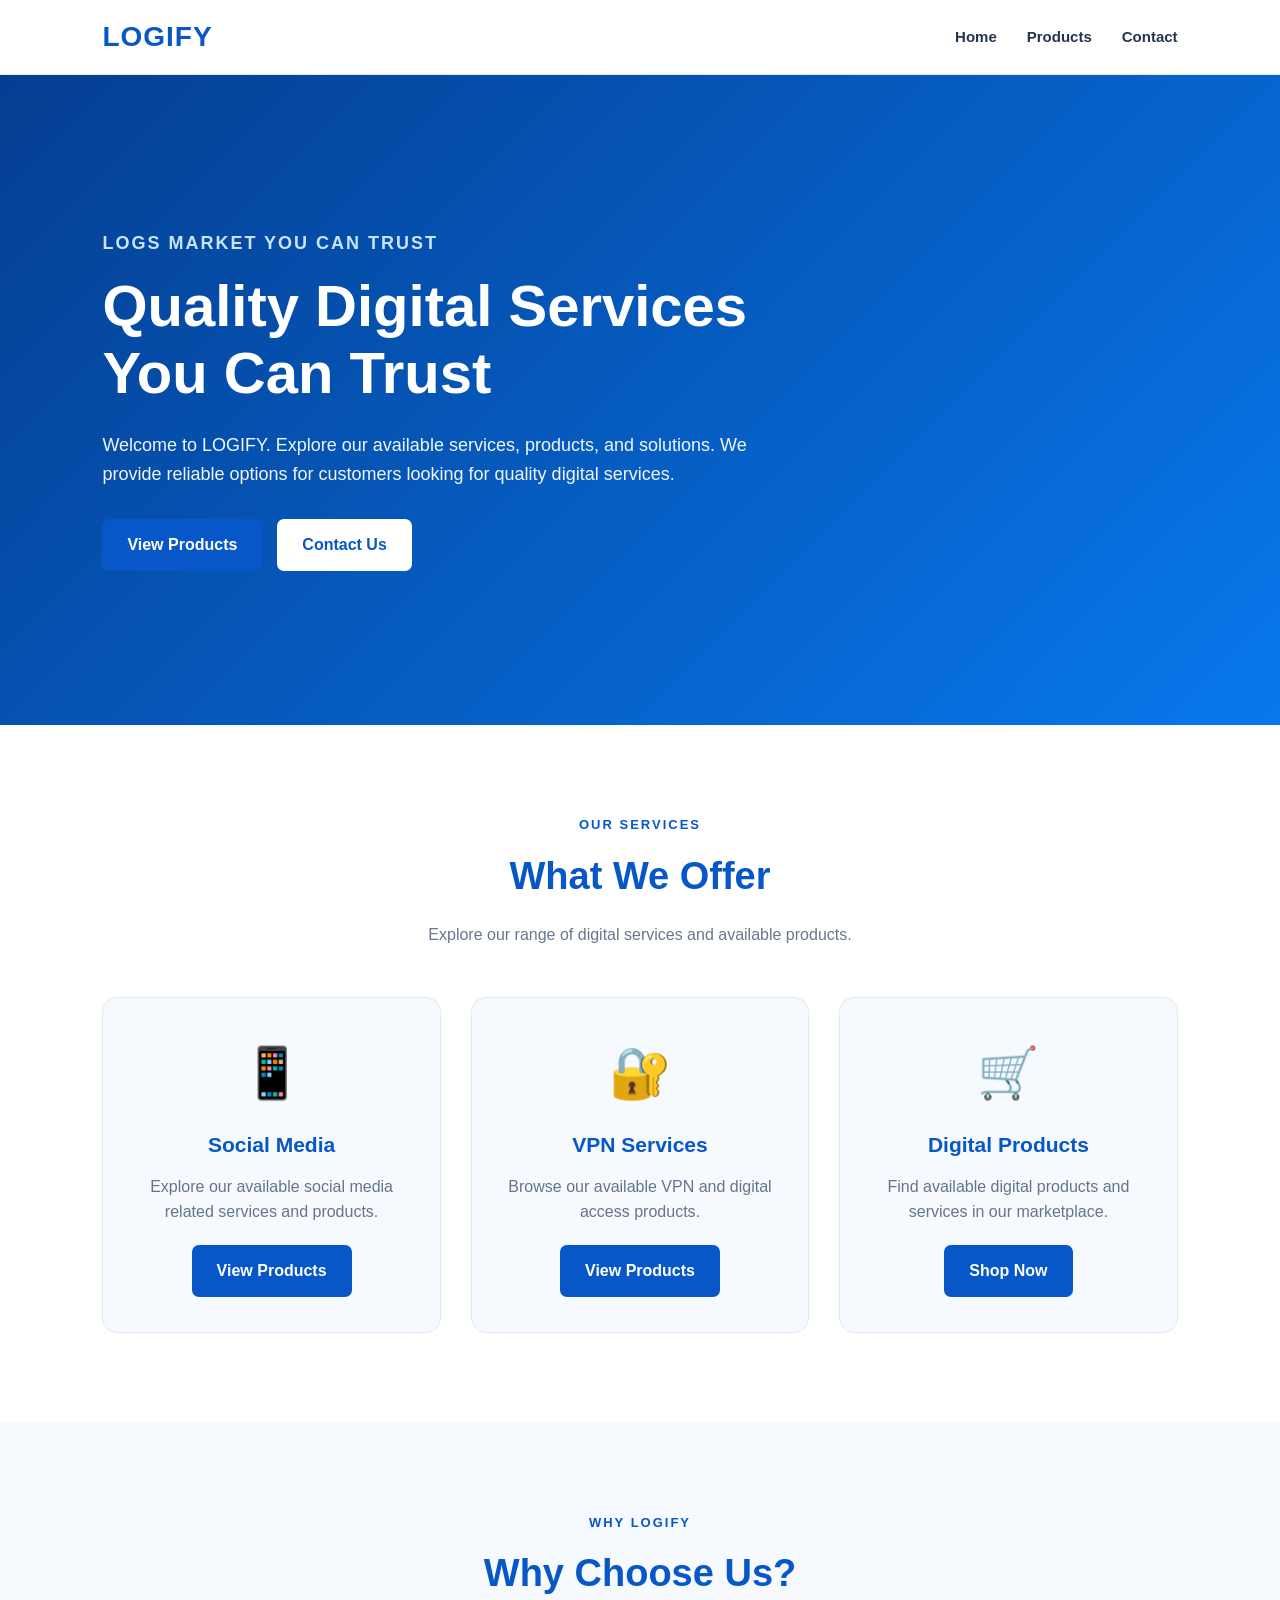
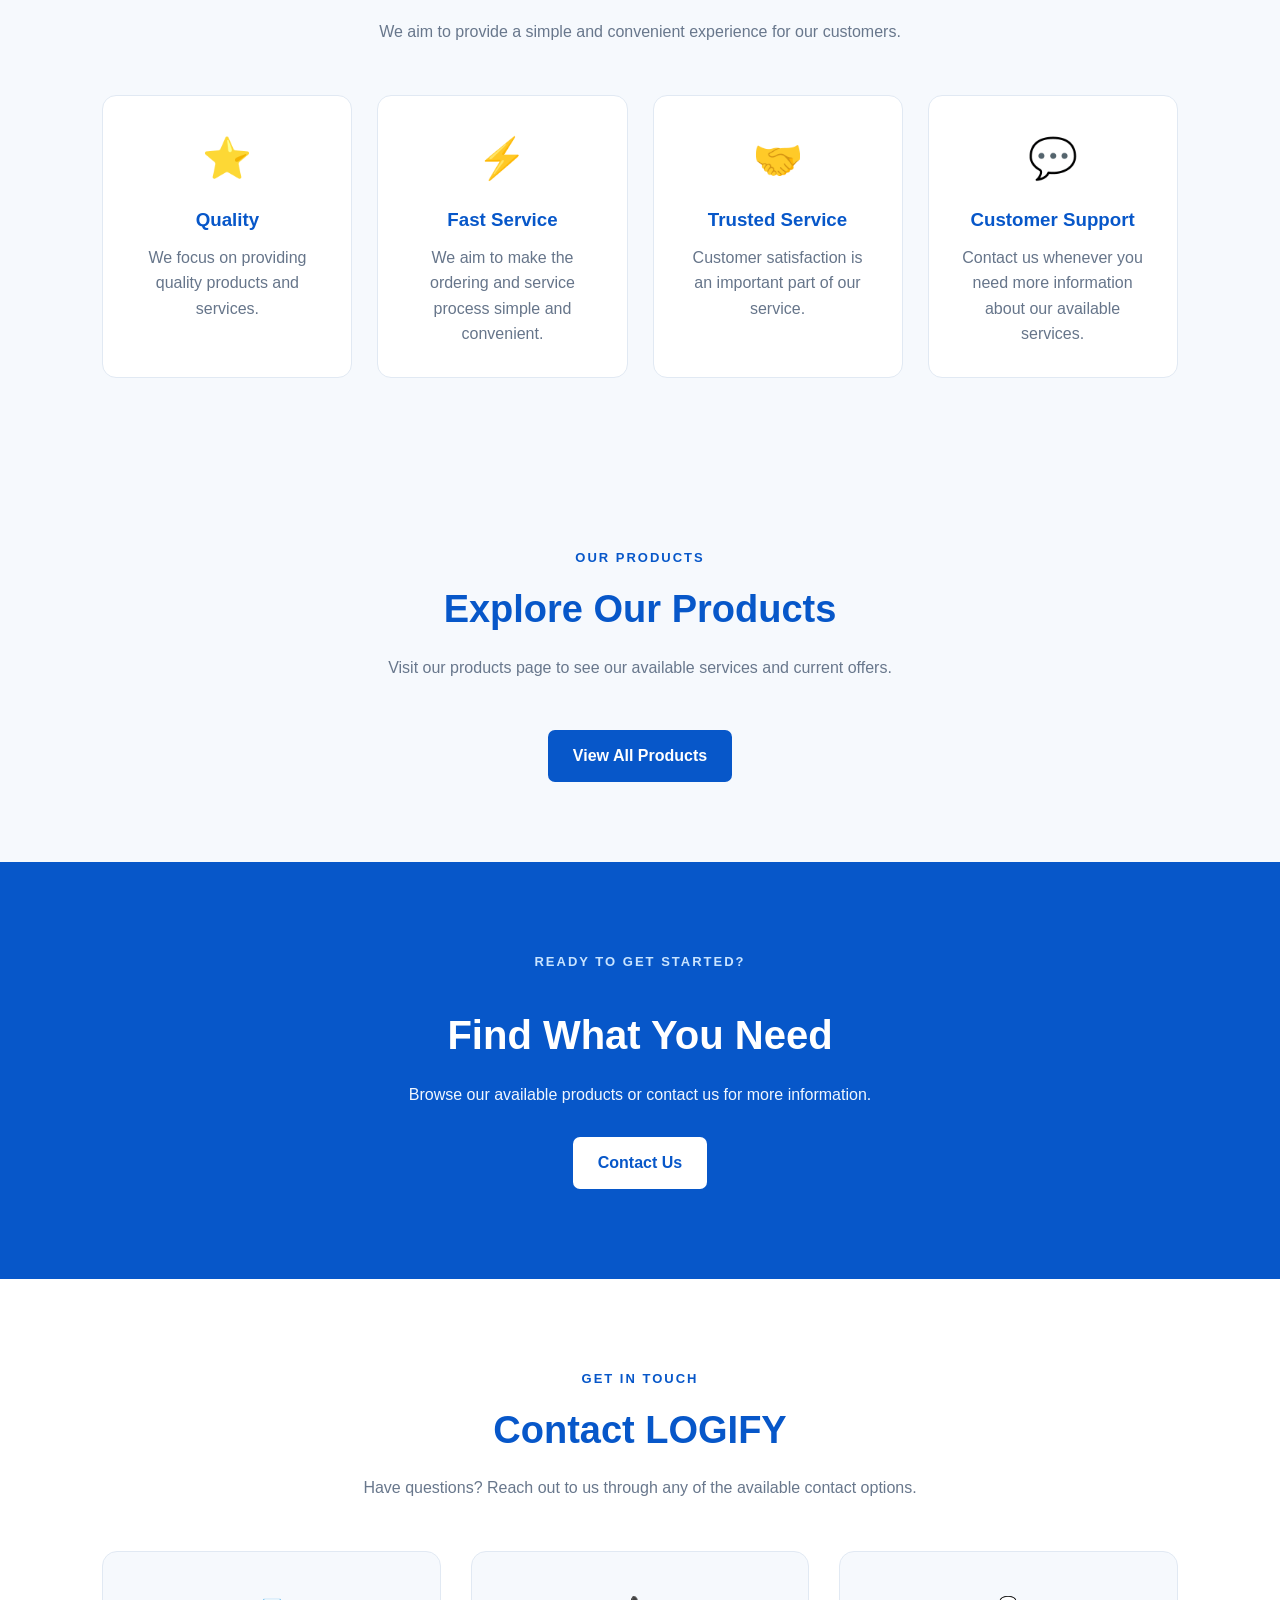
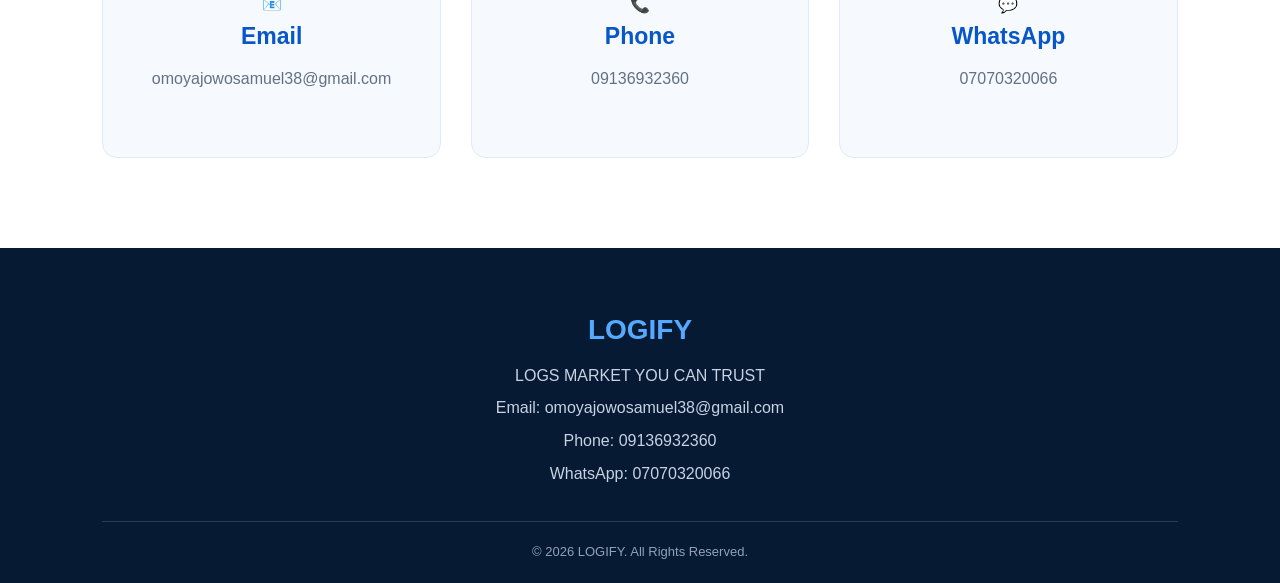
<file: index.html>
<!DOCTYPE html>
<html lang="en">
<head>
  <meta charset="UTF-8">

  <meta
    name="viewport"
    content="width=device-width, initial-scale=1.0"
  >

  <title>LOGIFY - Logs Market You Can Trust</title>

  <!-- MAIN CSS -->
  <link rel="stylesheet" href="style.css">
</head>

<body>

  <!-- =========================
       NAVBAR
  ========================== -->

  <header class="navbar">

    <a href="index.html" class="logo">
      LOGIFY
    </a>

    <button
      class="menu-btn"
      id="menuBtn"
      type="button"
      aria-label="Open navigation menu"
    >
      ☰
    </button>

    <nav id="navMenu">

      <a href="index.html">
        Home
      </a>

      <a href="products.html">
        Products
      </a>

      <a href="contact.html">
        Contact
      </a>

    </nav>

  </header>


  <!-- =========================
       HERO SECTION
  ========================== -->

  <section class="hero">

    <div class="hero-content">

      <p class="small-title">
        LOGS MARKET YOU CAN TRUST
      </p>

      <h1>
        Quality Digital Services You Can Trust
      </h1>

      <p>
        Welcome to LOGIFY. Explore our available services,
        products, and solutions. We provide reliable options
        for customers looking for quality digital services.
      </p>

      <div class="hero-buttons">

        <a
          href="products.html"
          class="btn primary-btn"
        >
          View Products
        </a>

        <a
          href="contact.html"
          class="btn secondary-btn"
        >
          Contact Us
        </a>

      </div>

    </div>

  </section>


  <!-- =========================
       SERVICES SECTION
  ========================== -->

  <section class="services-intro">

    <div class="section-heading">

      <p class="small-title">
        OUR SERVICES
      </p>

      <h2>
        What We Offer
      </h2>

      <p>
        Explore our range of digital services and available
        products.
      </p>

    </div>


    <div class="card-grid">

      <div class="card">

        <div class="card-icon">
          📱
        </div>

        <h3>
          Social Media
        </h3>

        <p>
          Explore our available social media related services
          and products.
        </p>

        <a
          href="products.html"
          class="btn primary-btn"
        >
          View Products
        </a>

      </div>


      <div class="card">

        <div class="card-icon">
          🔐
        </div>

        <h3>
          VPN Services
        </h3>

        <p>
          Browse our available VPN and digital access products.
        </p>

        <a
          href="products.html"
          class="btn primary-btn"
        >
          View Products
        </a>

      </div>


      <div class="card">

        <div class="card-icon">
          🛒
        </div>

        <h3>
          Digital Products
        </h3>

        <p>
          Find available digital products and services in our
          marketplace.
        </p>

        <a
          href="products.html"
          class="btn primary-btn"
        >
          Shop Now
        </a>

      </div>

    </div>

  </section>


  <!-- =========================
       WHY CHOOSE US
  ========================== -->

  <section class="why-us">

    <div class="section-heading">

      <p class="small-title">
        WHY LOGIFY
      </p>

      <h2>
        Why Choose Us?
      </h2>

      <p>
        We aim to provide a simple and convenient experience
        for our customers.
      </p>

    </div>


    <div class="why-grid">

      <div class="why-card">

        <div class="why-icon">
          ⭐
        </div>

        <h3>
          Quality
        </h3>

        <p>
          We focus on providing quality products and services.
        </p>

      </div>


      <div class="why-card">

        <div class="why-icon">
          ⚡
        </div>

        <h3>
          Fast Service
        </h3>

        <p>
          We aim to make the ordering and service process simple
          and convenient.
        </p>

      </div>


      <div class="why-card">

        <div class="why-icon">
          🤝
        </div>

        <h3>
          Trusted Service
        </h3>

        <p>
          Customer satisfaction is an important part of our
          service.
        </p>

      </div>


      <div class="why-card">

        <div class="why-icon">
          💬
        </div>

        <h3>
          Customer Support
        </h3>

        <p>
          Contact us whenever you need more information about
          our available services.
        </p>

      </div>

    </div>

  </section>


  <!-- =========================
       PRODUCTS PREVIEW
  ========================== -->

  <section class="products-section">

    <div class="section-heading">

      <p class="small-title">
        OUR PRODUCTS
      </p>

      <h2>
        Explore Our Products
      </h2>

      <p>
        Visit our products page to see our available services
        and current offers.
      </p>

    </div>

    <div style="text-align: center;">

      <a
        href="products.html"
        class="btn primary-btn"
      >
        View All Products
      </a>

    </div>

  </section>


  <!-- =========================
       CALL TO ACTION
  ========================== -->

  <section class="cta">

    <div class="cta-content">

      <p class="small-title">
        READY TO GET STARTED?
      </p>

      <h2>
        Find What You Need
      </h2>

      <p>
        Browse our available products or contact us for more
        information.
      </p>

      <a
        href="contact.html"
        class="btn primary-btn"
      >
        Contact Us
      </a>

    </div>

  </section>


  <!-- =========================
       CONTACT PREVIEW
  ========================== -->

  <section class="contact-section">

    <div class="section-heading">

      <p class="small-title">
        GET IN TOUCH
      </p>

      <h2>
        Contact LOGIFY
      </h2>

      <p>
        Have questions? Reach out to us through any of the
        available contact options.
      </p>

    </div>


    <div class="contact-details">


      <div class="contact-card">

        <span>
          📧
        </span>

        <h3>
          Email
        </h3>

        <p>
          omoyajowosamuel38@gmail.com
        </p>

      </div>


      <div class="contact-card">

        <span>
          📞
        </span>

        <h3>
          Phone
        </h3>

        <p>
          09136932360
        </p>

      </div>


      <div class="contact-card">

        <span>
          💬
        </span>

        <h3>
          WhatsApp
        </h3>

        <p>
          07070320066
        </p>

      </div>


    </div>

  </section>


  <!-- =========================
       FOOTER
  ========================== -->

  <footer>

    <div class="footer-content">

      <h3>
        LOGIFY
      </h3>

      <p>
        LOGS MARKET YOU CAN TRUST
      </p>

      <p>
        Email:
        omoyajowosamuel38@gmail.com
      </p>

      <p>
        Phone:
        09136932360
      </p>

      <p>
        WhatsApp:
        07070320066
      </p>

    </div>


    <div class="copyright">

      <p>
        © 2026 LOGIFY. All Rights Reserved.
      </p>

    </div>

  </footer>


  <!-- MAIN JAVASCRIPT -->
  <script src="script.js"></script>

</body>
</html>
</file>
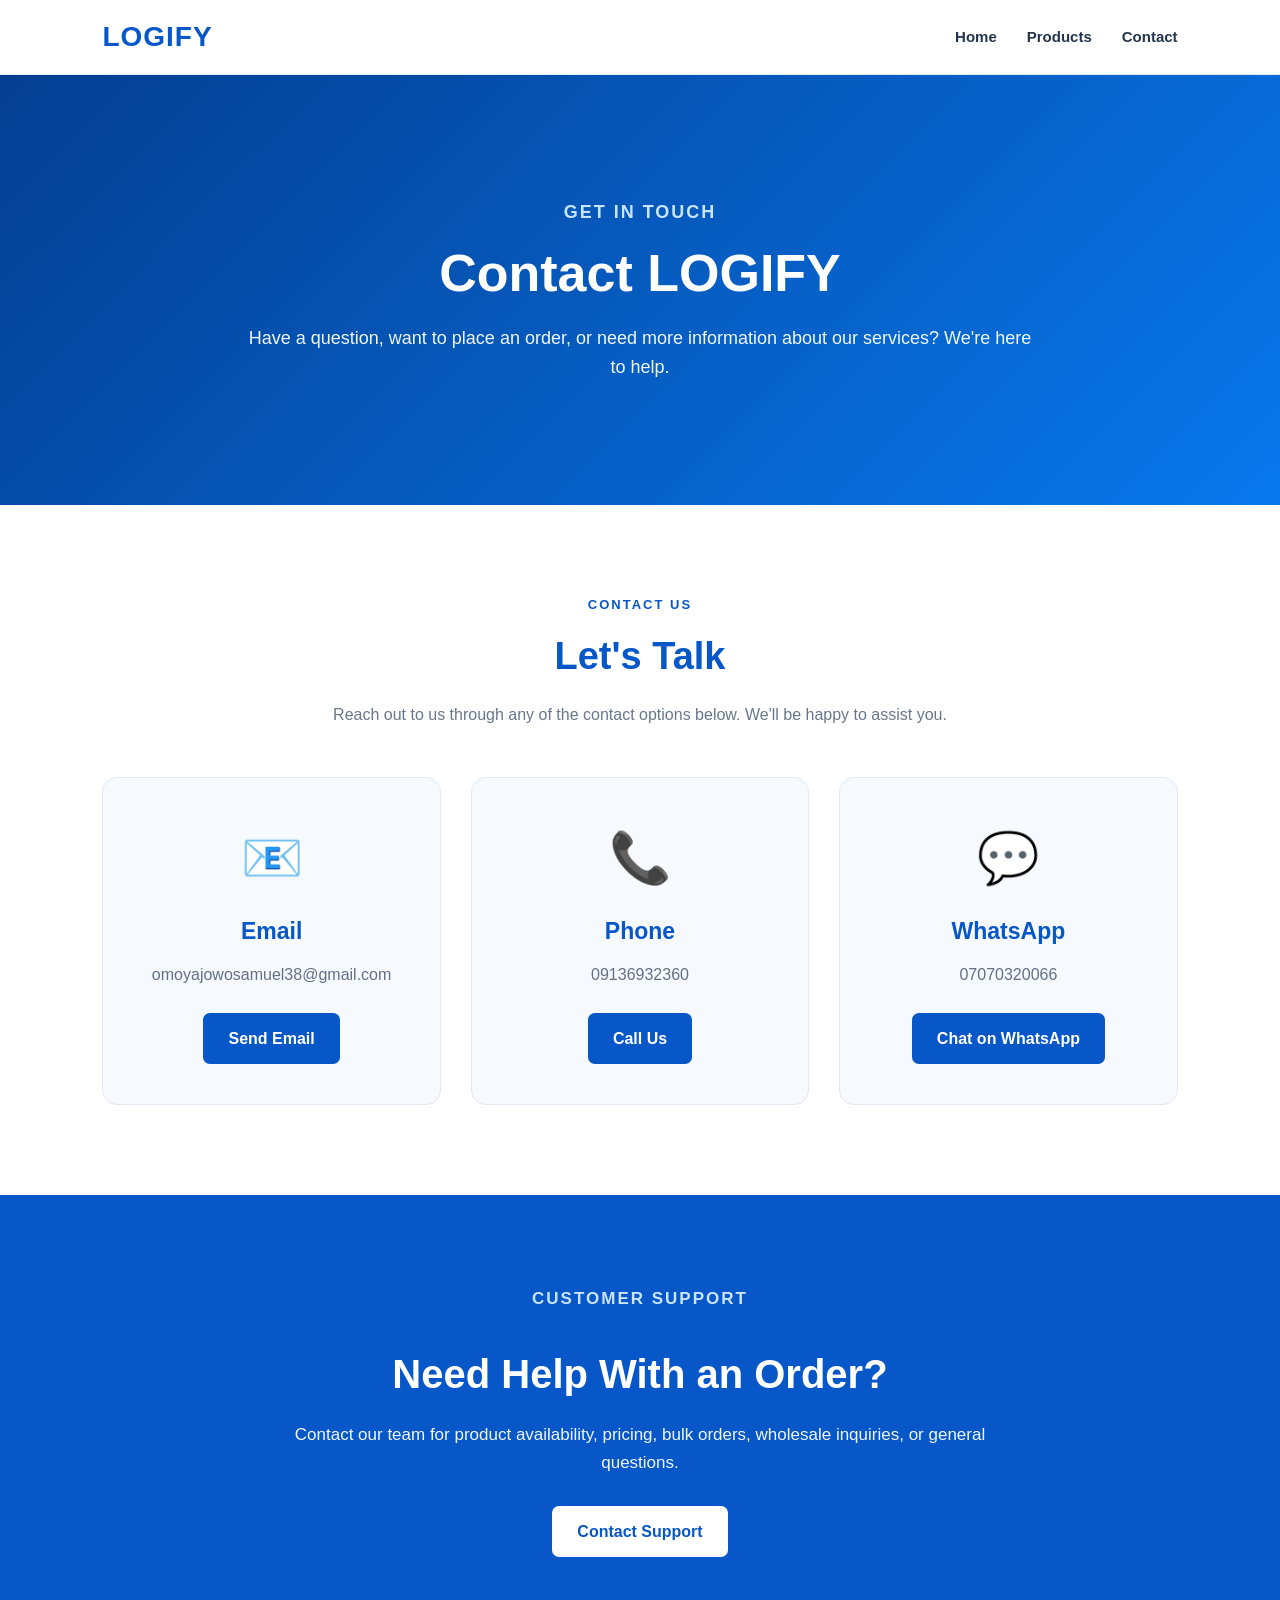
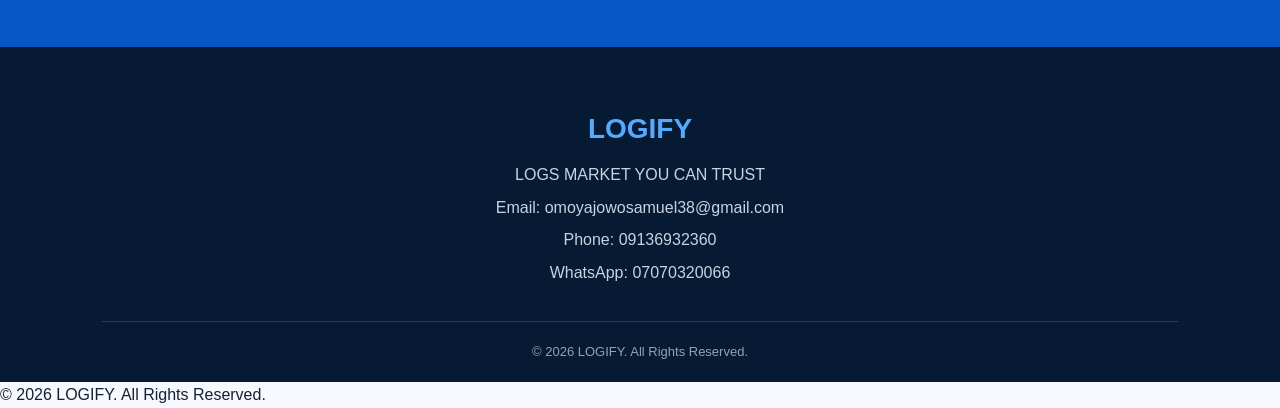
<file: contact.html>
<!DOCTYPE html>
<html lang="en">
<head>
  <meta charset="UTF-8">

  <meta
    name="viewport"
    content="width=device-width, initial-scale=1.0"
  >

  <title>Contact LOGIFY</title>

  <link rel="stylesheet" href="style.css">
</head>

<body>

  <!-- NAVBAR -->

  <header class="navbar">

    <a href="index.html" class="logo">
      LOGIFY
    </a>

    <button
      class="menu-btn"
      id="menuBtn"
      type="button"
    >
      ☰
    </button>

    <nav id="navMenu">

      <a href="index.html">
        Home
      </a>

      <a href="products.html">
        Products
      </a>

      <a href="contact.html">
        Contact
      </a>

    </nav>

  </header>


  <!-- CONTACT HERO -->

  <section class="contact-hero">

    <div class="contact-hero-content">

      <p class="small-title">
        GET IN TOUCH
      </p>

      <h1>
        Contact LOGIFY
      </h1>

      <p>
        Have a question, want to place an order, or need more
        information about our services? We're here to help.
      </p>

    </div>

  </section>


  <!-- CONTACT SECTION -->

  <section class="contact-section">

    <div class="section-heading">

      <p class="small-title">
        CONTACT US
      </p>

      <h2>
        Let's Talk
      </h2>

      <p>
        Reach out to us through any of the contact options below.
        We'll be happy to assist you.
      </p>

    </div>


    <div class="contact-details">


      <!-- EMAIL -->

      <div class="contact-card">

        <div class="contact-icon">
          📧
        </div>

        <h3>
          Email
        </h3>

        <p>
          omoyajowosamuel38@gmail.com
        </p>

        <a
          href="mailto:omoyajowosamuel38@gmail.com"
          class="btn primary-btn"
        >
          Send Email
        </a>

      </div>


      <!-- PHONE -->

      <div class="contact-card">

        <div class="contact-icon">
          📞
        </div>

        <h3>
          Phone
        </h3>

        <p>
          09136932360
        </p>

        <a
          href="tel:09136932360"
          class="btn primary-btn"
        >
          Call Us
        </a>

      </div>


      <!-- WHATSAPP -->

      <div class="contact-card">

        <div class="contact-icon">
          💬
        </div>

        <h3>
          WhatsApp
        </h3>

        <p>
          07070320066
        </p>

        <a
          href="https://wa.me/2347070320066"
          target="_blank"
          class="btn primary-btn"
        >
          Chat on WhatsApp
        </a>

      </div>


    </div>

  </section>


  <!-- CUSTOMER SUPPORT -->

  <section class="contact-support">

    <div class="contact-support-content">

      <p class="small-title">
        CUSTOMER SUPPORT
      </p>

      <h2>
        Need Help With an Order?
      </h2>

      <p>
        Contact our team for product availability, pricing,
        bulk orders, wholesale inquiries, or general questions.
      </p>

      <a
        href="mailto:omoyajowosamuel38@gmail.com"
        class="btn secondary-btn"
      >
        Contact Support
      </a>

    </div>

  </section>


  <!-- FOOTER -->

  <footer>

    <div class="footer-content">

      <h3>
        LOGIFY
      </h3>

      <p>
        LOGS MARKET YOU CAN TRUST
      </p>

      <p>
        Email:
        omoyajowosamuel38@gmail.com
      </p>

      <p>
        Phone:
        09136932360
      </p>

      <p>
        WhatsApp:
        07070320066
      </p>

    </div>


    <div class="copyright">

      <p>
        © 2026 LOGIFY. All Rights Reserved.
      </p>

    </div>

  </footer>


  <script src="script.js"></script>

</body>
</html>
      © 2026 LOGIFY. All Rights Reserved.
    </p>

  </div>

</footer>
</file>
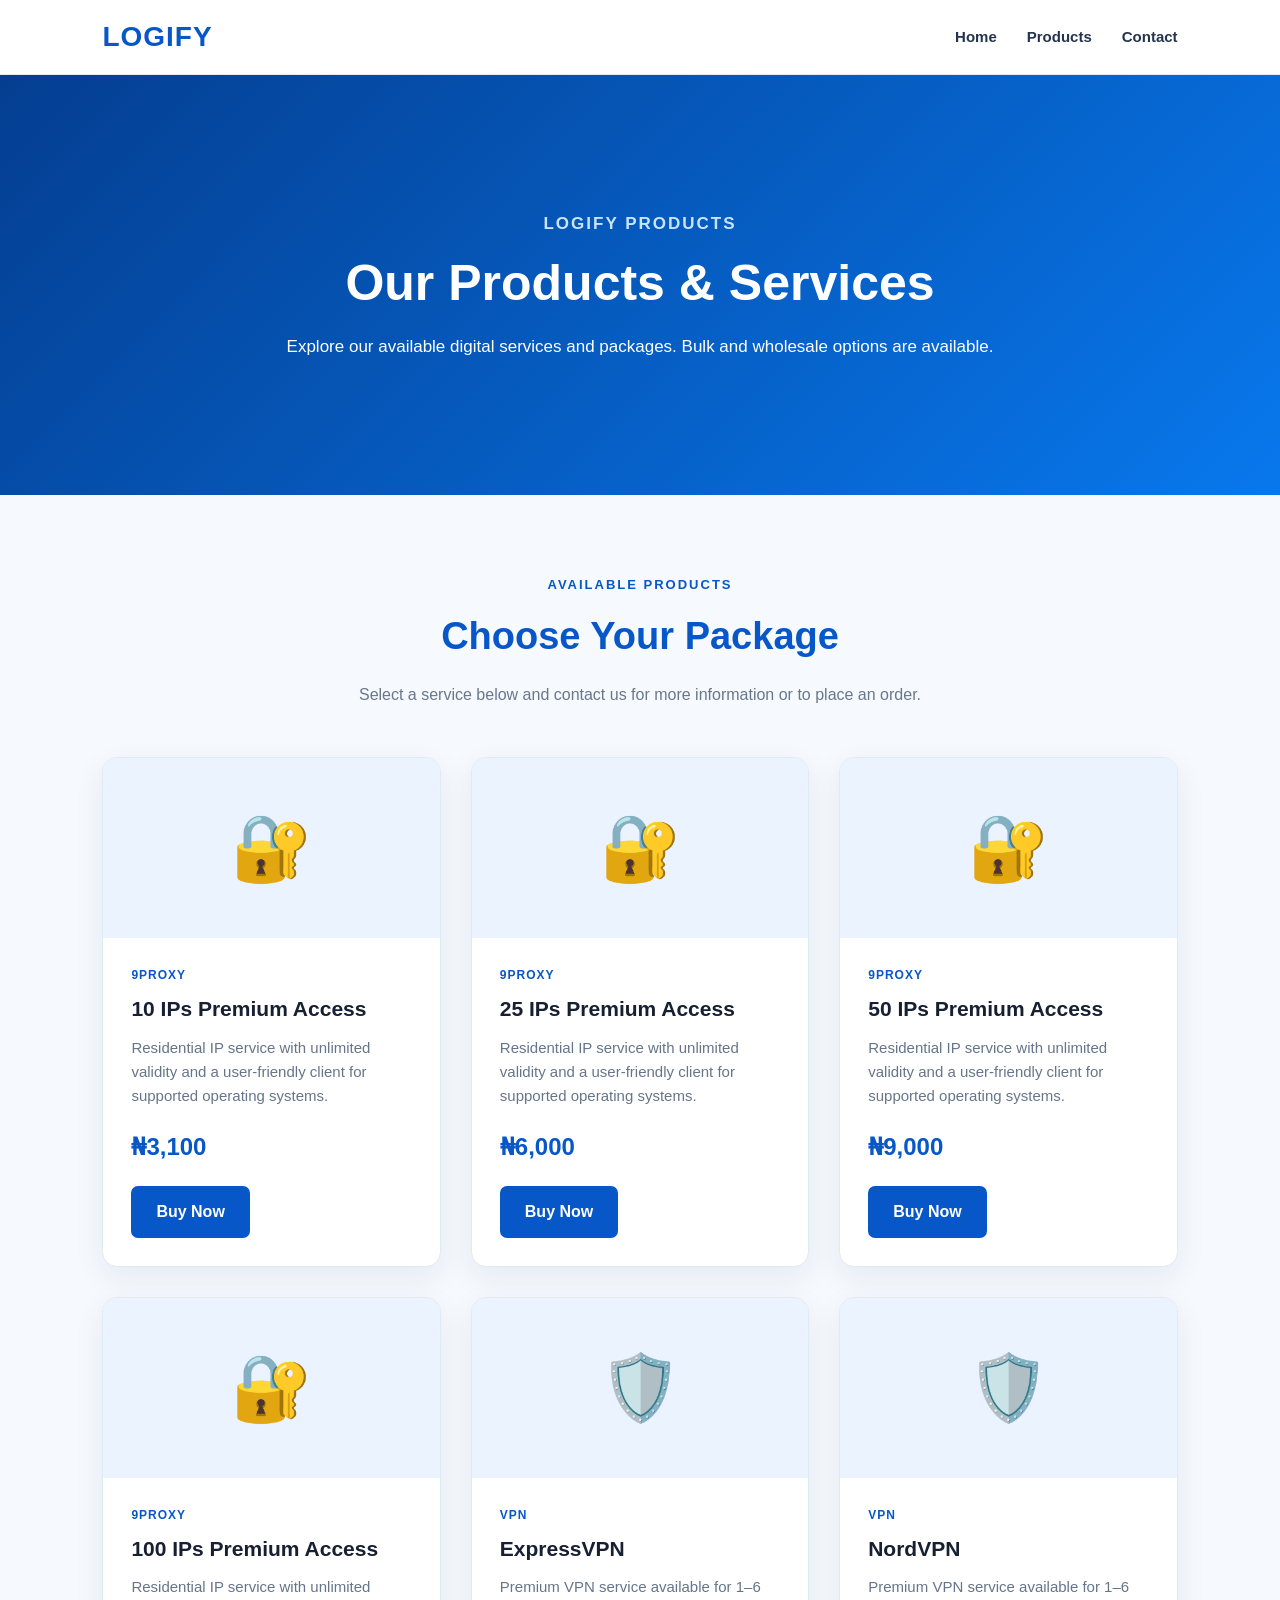
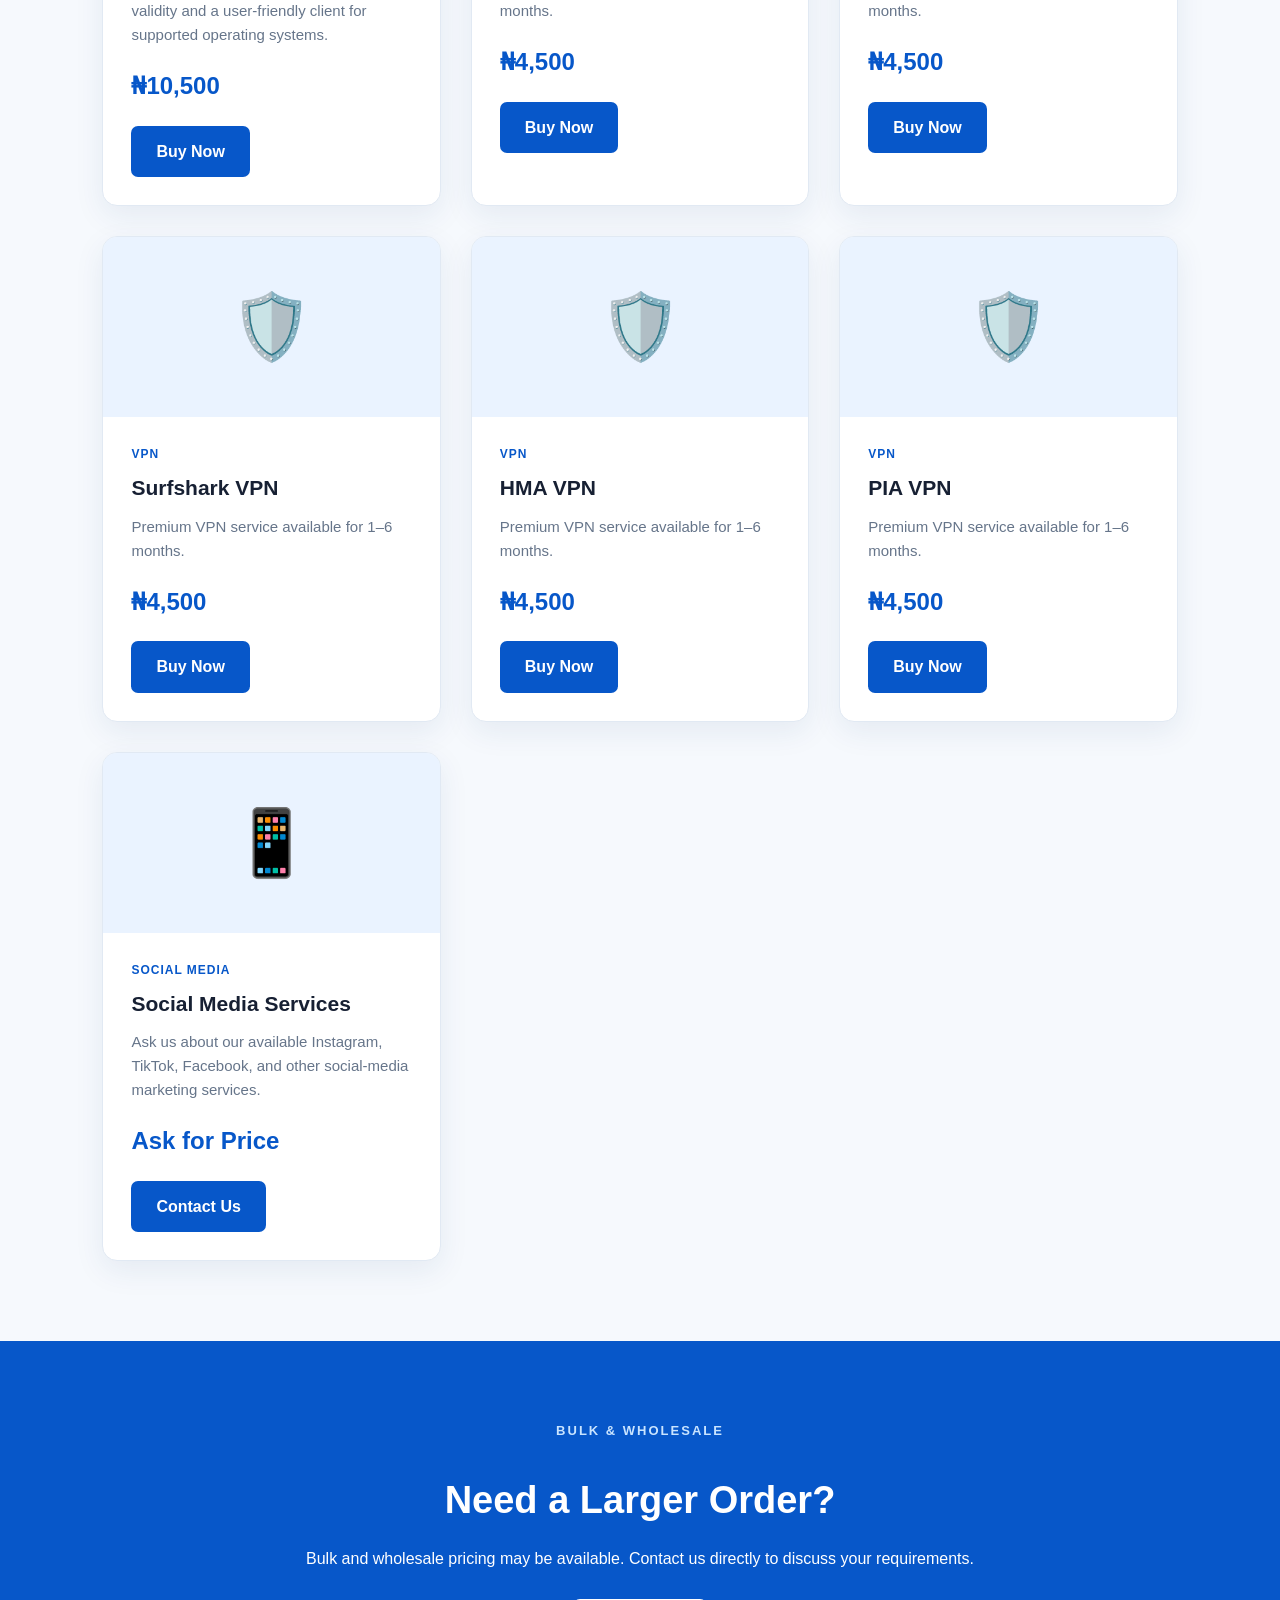
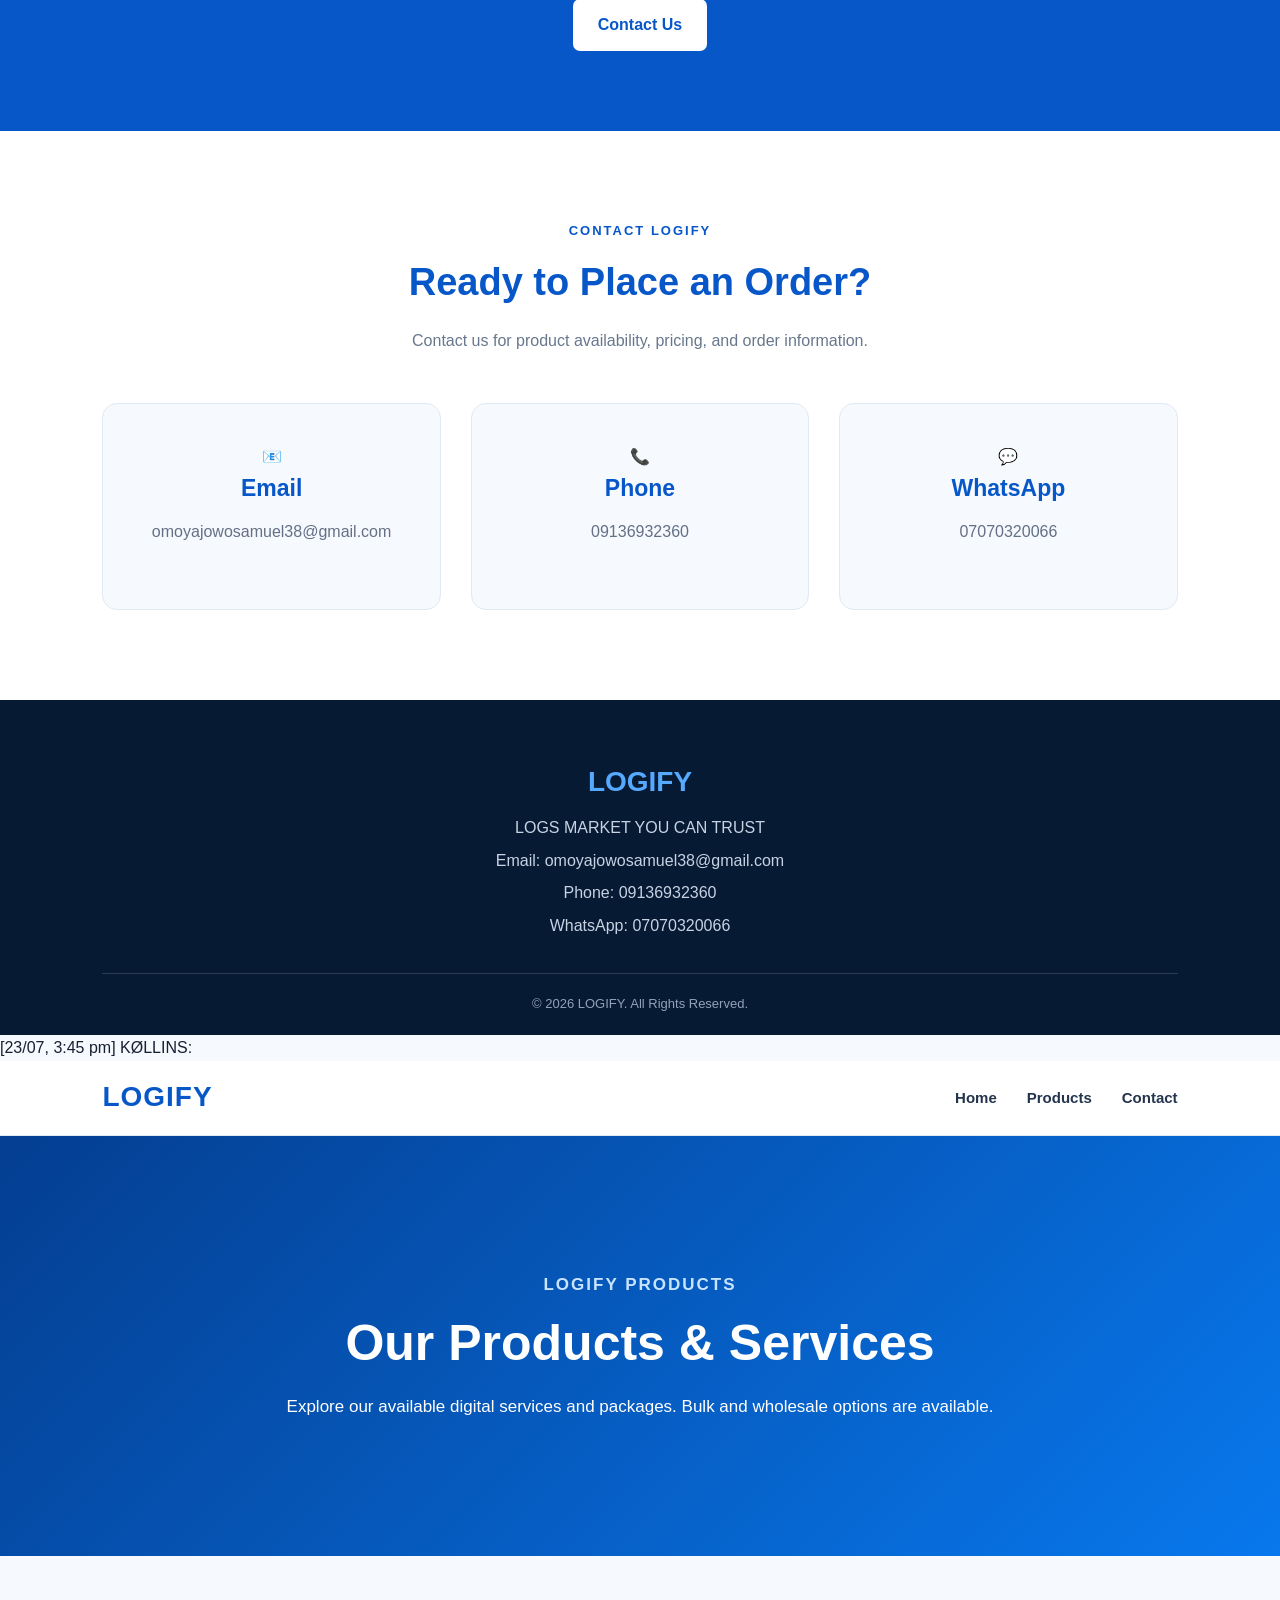
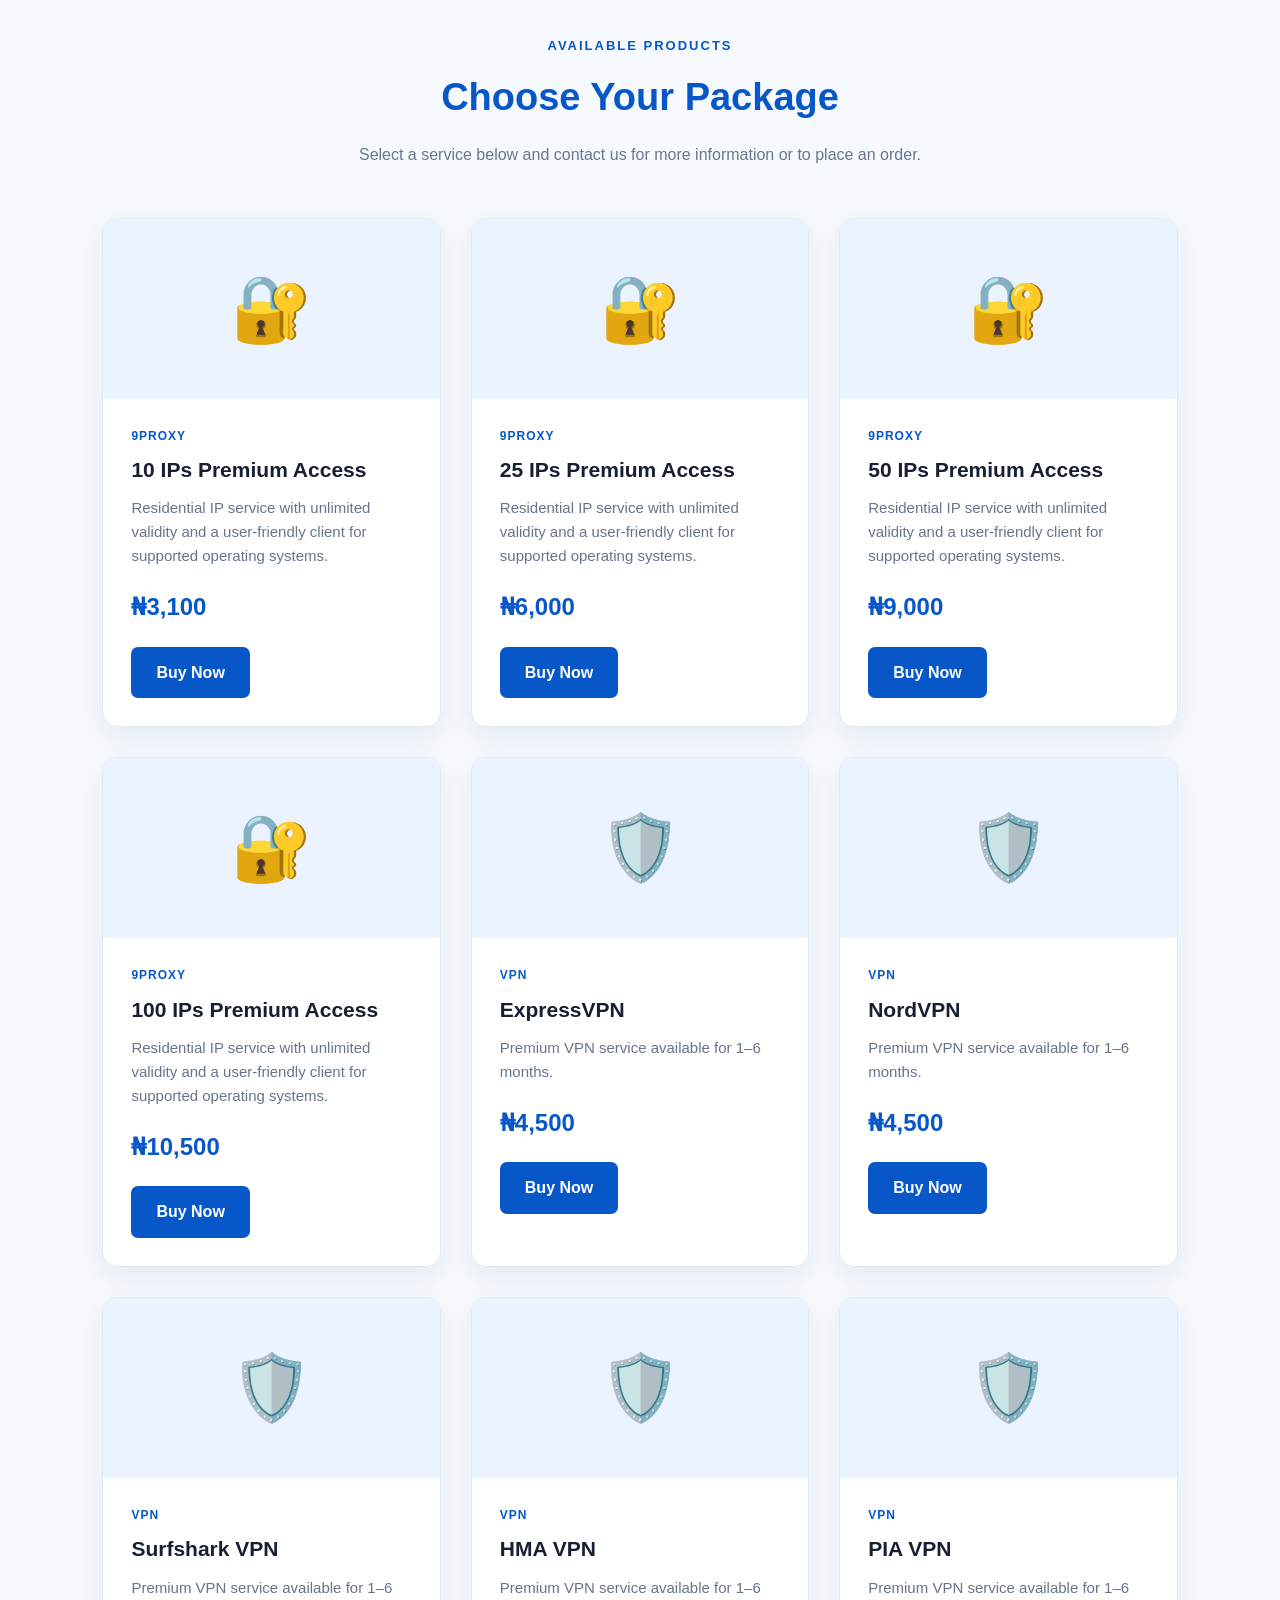
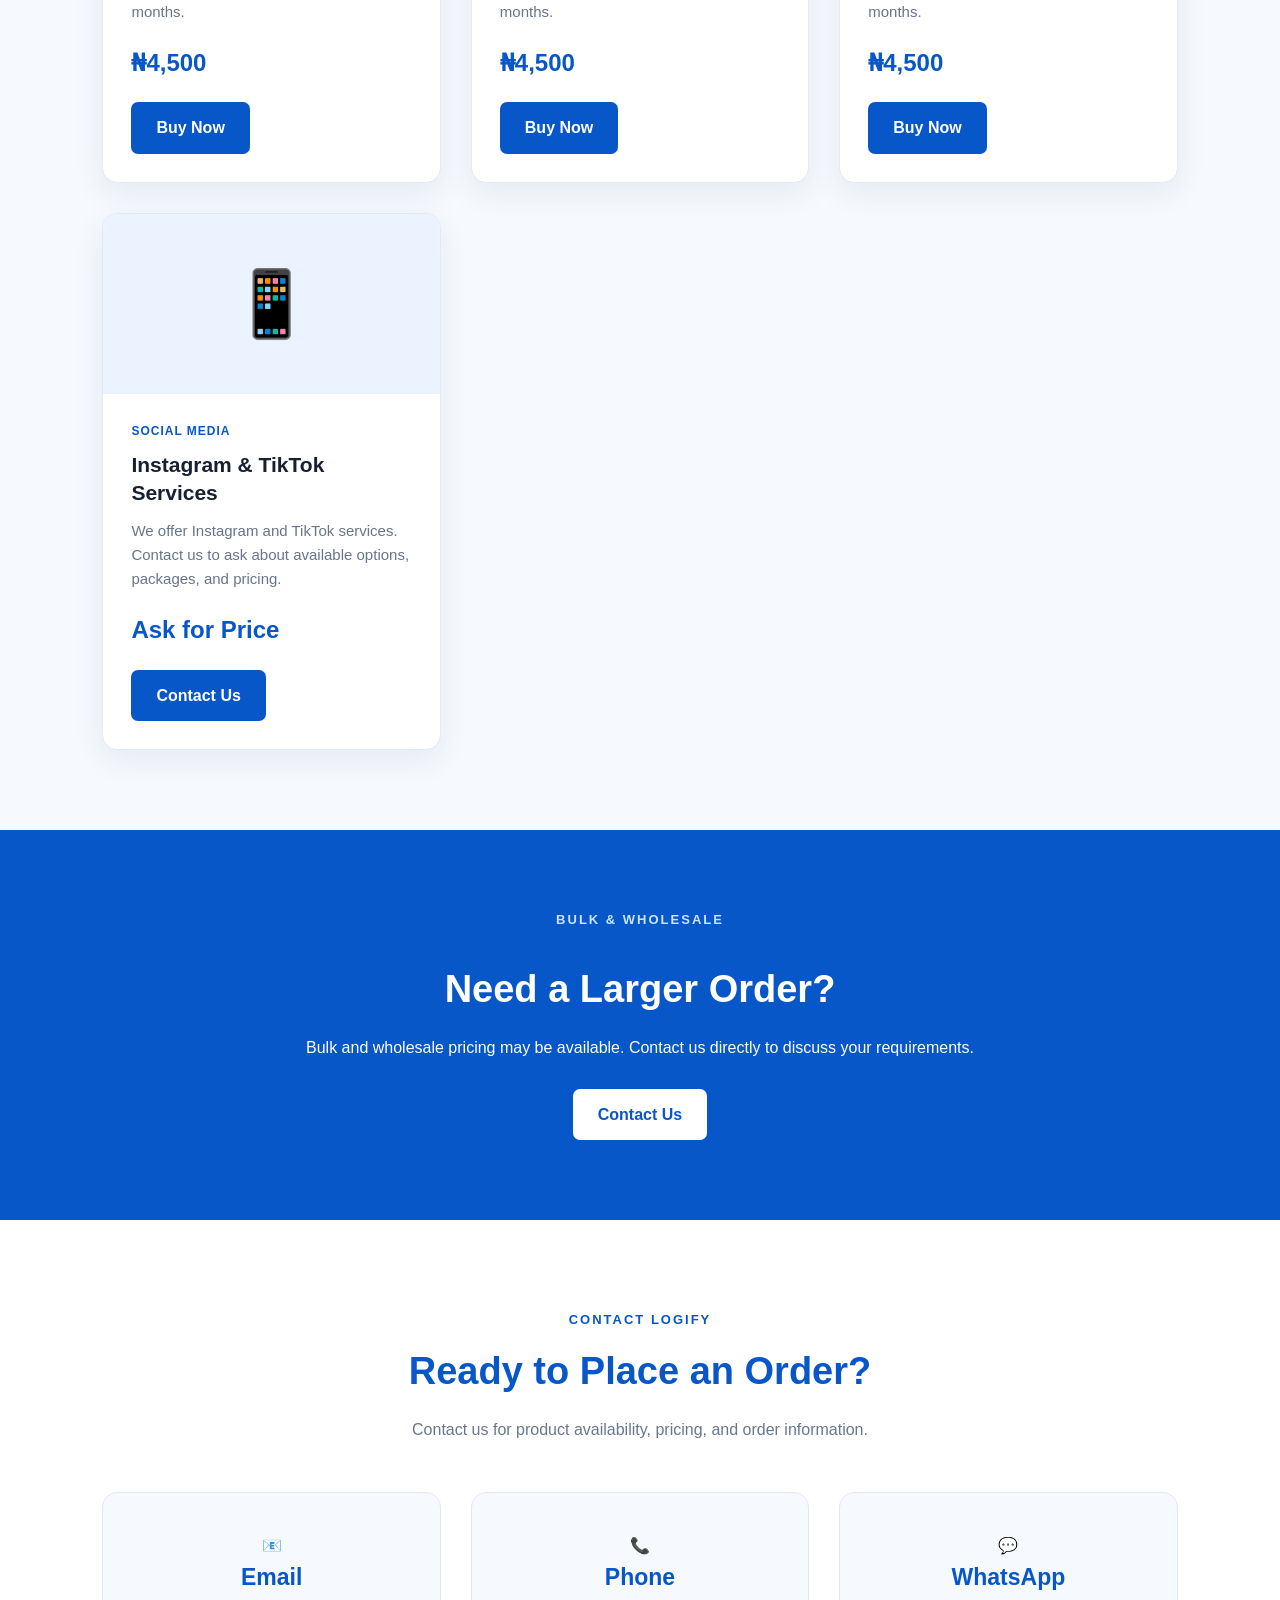
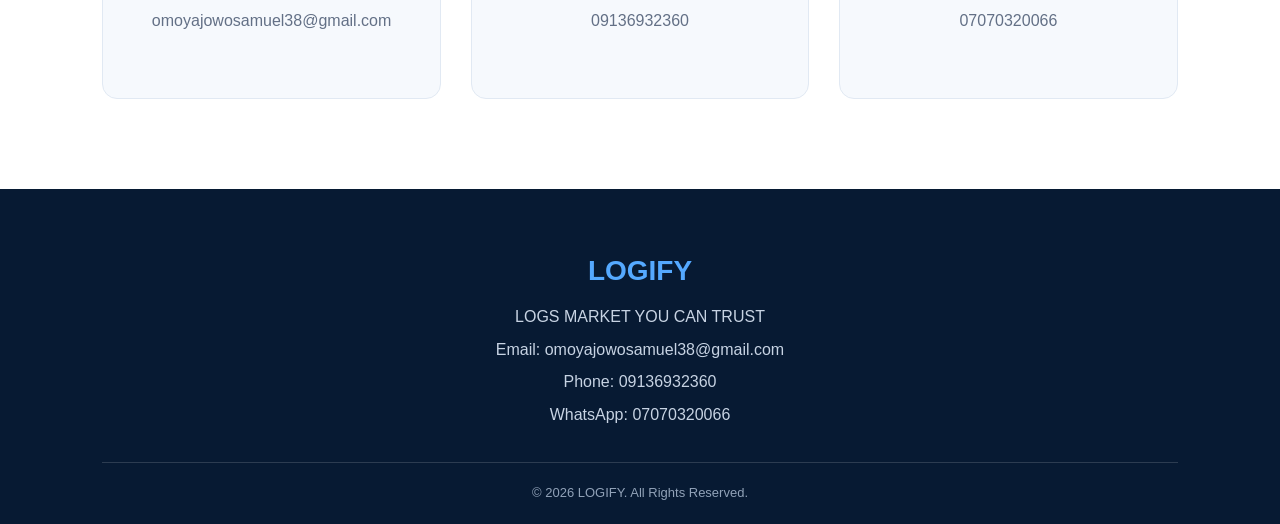
<file: products.html>
<header class="navbar">
  <a href="#" class="logo">LOGIFY</a>

  <button class="menu-btn" id="menuBtn">☰</button>

  <nav id="navMenu">
    <a href="#">Home</a>
    <a href="#products">Products</a>
    <a href="#contact">Contact</a>
  </nav>
</header>


<!-- PAGE HEADER -->
<section class="page-header">

  <div class="page-header-content">

    <p class="small-title">LOGIFY PRODUCTS</p>

    <h1>Our Products & Services</h1>

    <p>
      Explore our available digital services and packages.
      Bulk and wholesale options are available.
    </p>

  </div>

</section>


<!-- PRODUCTS SECTION -->
<section class="products-section" id="products">

  <div class="section-heading">

    <p class="small-title">AVAILABLE PRODUCTS</p>

    <h2>Choose Your Package</h2>

    <p>
      Select a service below and contact us for more information
      or to place an order.
    </p>

  </div>


  <div class="product-grid">


    <!-- 9PROXY 10 IPS -->
    <div class="product-card">

      <div class="product-image">
        🔐
      </div>

      <div class="product-info">

        <span class="product-category">
          9PROXY
        </span>

        <h3>
          10 IPs Premium Access
        </h3>

        <p>
          Residential IP service with unlimited validity
          and a user-friendly client for supported operating systems.
        </p>

        <div class="product-price">
          ₦3,100
        </div>

        <a href="#contact" class="btn primary-btn">
          Buy Now
        </a>

      </div>

    </div>


    <!-- 9PROXY 25 IPS -->
    <div class="product-card">

      <div class="product-image">
        🔐
      </div>

      <div class="product-info">

        <span class="product-category">
          9PROXY
        </span>

        <h3>
          25 IPs Premium Access
        </h3>

        <p>
          Residential IP service with unlimited validity
          and a user-friendly client for supported operating systems.
        </p>

        <div class="product-price">
          ₦6,000
        </div>

        <a href="#contact" class="btn primary-btn">
          Buy Now
        </a>

      </div>

    </div>


    <!-- 9PROXY 50 IPS -->
    <div class="product-card">

      <div class="product-image">
        🔐
      </div>

      <div class="product-info">

        <span class="product-category">
          9PROXY
        </span>

        <h3>
          50 IPs Premium Access
        </h3>

        <p>
          Residential IP service with unlimited validity
          and a user-friendly client for supported operating systems.
        </p>

        <div class="product-price">
          ₦9,000
        </div>

        <a href="#contact" class="btn primary-btn">
          Buy Now
        </a>

      </div>

    </div>


    <!-- 9PROXY 100 IPS -->
    <div class="product-card">

      <div class="product-image">
        🔐
      </div>

      <div class="product-info">

        <span class="product-category">
          9PROXY
        </span>

        <h3>
          100 IPs Premium Access
        </h3>

        <p>
          Residential IP service with unlimited validity
          and a user-friendly client for supported operating systems.
        </p>

        <div class="product-price">
          ₦10,500
        </div>

        <a href="#contact" class="btn primary-btn">
          Buy Now
        </a>

      </div>

    </div>


    <!-- EXPRESS VPN -->
    <div class="product-card">

      <div class="product-image">
        🛡️
      </div>

      <div class="product-info">

        <span class="product-category">
          VPN
        </span>

        <h3>
          ExpressVPN
        </h3>

        <p>
          Premium VPN service available for 1–6 months.
        </p>

        <div class="product-price">
          ₦4,500
        </div>

        <a href="#contact" class="btn primary-btn">
          Buy Now
        </a>

      </div>

    </div>


    <!-- NORD VPN -->
    <div class="product-card">

      <div class="product-image">
        🛡️
      </div>

      <div class="product-info">

        <span class="product-category">
          VPN
        </span>

        <h3>
          NordVPN
        </h3>

        <p>
          Premium VPN service available for 1–6 months.
        </p>

        <div class="product-price">
          ₦4,500
        </div>

        <a href="#contact" class="btn primary-btn">
          Buy Now
        </a>

      </div>

    </div>


    <!-- SURFSHARK VPN -->
    <div class="product-card">

      <div class="product-image">
        🛡️
      </div>

      <div class="product-info">

        <span class="product-category">
          VPN
        </span>

        <h3>
          Surfshark VPN
        </h3>

        <p>
          Premium VPN service available for 1–6 months.
        </p>

        <div class="product-price">
          ₦4,500
        </div>

        <a href="#contact" class="btn primary-btn">
          Buy Now
        </a>

      </div>

    </div>


    <!-- HMA VPN -->
    <div class="product-card">

      <div class="product-image">
        🛡️
      </div>

      <div class="product-info">

        <span class="product-category">
          VPN
        </span>

        <h3>
          HMA VPN
        </h3>

        <p>
          Premium VPN service available for 1–6 months.
        </p>

        <div class="product-price">
          ₦4,500
        </div>

        <a href="#contact" class="btn primary-btn">
          Buy Now
        </a>

      </div>

    </div>


    <!-- PIA VPN -->
    <div class="product-card">

      <div class="product-image">
        🛡️
      </div>

      <div class="product-info">

        <span class="product-category">
          VPN
        </span>

        <h3>
          PIA VPN
        </h3>

        <p>
          Premium VPN service available for 1–6 months.
        </p>

        <div class="product-price">
          ₦4,500
        </div>

        <a href="#contact" class="btn primary-btn">
          Buy Now
        </a>

      </div>

    </div>


    <!-- SOCIAL MEDIA SERVICE -->
    <div class="product-card">

      <div class="product-image">
        📱
      </div>

      <div class="product-info">

        <span class="product-category">
          SOCIAL MEDIA
        </span>

        <h3>
          Social Media Services
        </h3>

        <p>
          Ask us about our available Instagram, TikTok,
          Facebook, and other social-media marketing services.
        </p>

        <div class="product-price">
          Ask for Price
        </div>

        <a href="#contact" class="btn primary-btn">
          Contact Us
        </a>

      </div>

    </div>


  </div>

</section>


<!-- BULK & WHOLESALE -->
<section class="order-section">

  <div class="order-content">

    <p class="small-title">
      BULK & WHOLESALE
    </p>

    <h2>
      Need a Larger Order?
    </h2>

    <p>
      Bulk and wholesale pricing may be available.
      Contact us directly to discuss your requirements.
    </p>

    <a href="#contact" class="btn primary-btn">
      Contact Us
    </a>

  </div>

</section>


<!-- CONTACT -->
<section class="contact-section" id="contact">

  <div class="section-heading">

    <p class="small-title">
      CONTACT LOGIFY
    </p>

    <h2>
      Ready to Place an Order?
    </h2>

    <p>
      Contact us for product availability, pricing,
      and order information.
    </p>

  </div>


  <div class="contact-details">

    <div class="contact-card">
      <span>📧</span>
      <h3>Email</h3>
      <p>omoyajowosamuel38@gmail.com</p>
    </div>


    <div class="contact-card">
      <span>📞</span>
      <h3>Phone</h3>
      <p>09136932360</p>
    </div>


    <div class="contact-card">
      <span>💬</span>
      <h3>WhatsApp</h3>
      <p>07070320066</p>
    </div>

  </div>

</section>


<!-- FOOTER -->
<footer>

  <div class="footer-content">

    <h3>
      LOGIFY
    </h3>

    <p>
      LOGS MARKET YOU CAN TRUST
    </p>

    <p>
      Email: omoyajowosamuel38@gmail.com
    </p>

    <p>
      Phone: 09136932360
    </p>

    <p>
      WhatsApp: 07070320066
    </p>

  </div>


  <div class="copyright">

    <p>
      © 2026 LOGIFY. All Rights Reserved.
    </p>

  </div>

</footer>
[23/07, 3:45 pm] KØLLINS: <!DOCTYPE html>
<html lang="en">
<head>
  <meta charset="UTF-8">
  <meta name="viewport" content="width=device-width, initial-scale=1.0">

  <title>LOGIFY | Products</title>

  <link rel="stylesheet" href="style.css">
</head>

<body>

  <!-- NAVBAR -->
  <header class="navbar">

    <a href="index.html" class="logo">
      LOGIFY
    </a>

    <button class="menu-btn" id="menuBtn" type="button">
      ☰
    </button>

    <nav id="navMenu">
      <a href="index.html">Home</a>
      <a href="products.html">Products</a>
      <a href="contact.html">Contact</a>
    </nav>

  </header>


  <!-- PAGE HEADER -->
  <section class="page-header">

    <div class="page-header-content">

      <p class="small-title">LOGIFY PRODUCTS</p>

      <h1>Our Products &amp; Services</h1>

      <p>
        Explore our available digital services and packages.
        Bulk and wholesale options are available.
      </p>

    </div>

  </section>


  <!-- PRODUCTS SECTION -->
  <section class="products-section">

    <div class="section-heading">

      <p class="small-title">AVAILABLE PRODUCTS</p>

      <h2>Choose Your Package</h2>

      <p>
        Select a service below and contact us for more information
        or to place an order.
      </p>

    </div>


    <div class="product-grid">


      <!-- 9PROXY 10 IPS -->
      <div class="product-card">

        <div class="product-image">🔐</div>

        <div class="product-info">

          <span class="product-category">9PROXY</span>

          <h3>10 IPs Premium Access</h3>

          <p>
            Residential IP service with unlimited validity
            and a user-friendly client for supported operating systems.
          </p>

          <div class="product-price">₦3,100</div>

          <a href="contact.html" class="btn primary-btn">
            Buy Now
          </a>

        </div>

      </div>


      <!-- 9PROXY 25 IPS -->
      <div class="product-card">

        <div class="product-image">🔐</div>

        <div class="product-info">

          <span class="product-category">9PROXY</span>

          <h3>25 IPs Premium Access</h3>

          <p>
            Residential IP service with unlimited validity
            and a user-friendly client for supported operating systems.
          </p>

          <div class="product-price">₦6,000</div>

          <a href="contact.html" class="btn primary-btn">
            Buy Now
          </a>

        </div>

      </div>


      <!-- 9PROXY 50 IPS -->
      <div class="product-card">

        <div class="product-image">🔐</div>

        <div class="product-info">

          <span class="product-category">9PROXY</span>

          <h3>50 IPs Premium Access</h3>

          <p>
            Residential IP service with unlimited validity
            and a user-friendly client for supported operating systems.
          </p>

          <div class="product-price">₦9,000</div>

          <a href="contact.html" class="btn primary-btn">
            Buy Now
          </a>

        </div>

      </div>


      <!-- 9PROXY 100 IPS -->
      <div class="product-card">

        <div class="product-image">🔐</div>

        <div class="product-info">

          <span class="product-category">9PROXY</span>

          <h3>100 IPs Premium Access</h3>

          <p>
            Residential IP service with unlimited validity
            and a user-friendly client for supported operating systems.
          </p>

          <div class="product-price">₦10,500</div>

          <a href="contact.html" class="btn primary-btn">
            Buy Now
          </a>

        </div>

      </div>


      <!-- EXPRESS VPN -->
      <div class="product-card">

        <div class="product-image">🛡️</div>

        <div class="product-info">

          <span class="product-category">VPN</span>

          <h3>ExpressVPN</h3>

          <p>
            Premium VPN service available for 1–6 months.
          </p>

          <div class="product-price">₦4,500</div>

          <a href="contact.html" class="btn primary-btn">
            Buy Now
          </a>

        </div>

      </div>


      <!-- NORD VPN -->
      <div class="product-card">

        <div class="product-image">🛡️</div>

        <div class="product-info">

          <span class="product-category">VPN</span>

          <h3>NordVPN</h3>

          <p>
            Premium VPN service available for 1–6 months.
          </p>

          <div class="product-price">₦4,500</div>

          <a href="contact.html" class="btn primary-btn">
            Buy Now
          </a>

        </div>

      </div>


      <!-- SURFSHARK VPN -->
      <div class="product-card">

        <div class="product-image">🛡️</div>

        <div class="product-info">

          <span class="product-category">VPN</span>

          <h3>Surfshark VPN</h3>

          <p>
            Premium VPN service available for 1–6 months.
          </p>

          <div class="product-price">₦4,500</div>

          <a href="contact.html" class="btn primary-btn">
            Buy Now
          </a>

        </div>

      </div>


      <!-- HMA VPN -->
      <div class="product-card">

        <div class="product-image">🛡️</div>

        <div class="product-info">

          <span class="product-category">VPN</span>

          <h3>HMA VPN</h3>

          <p>
            Premium VPN service available for 1–6 months.
          </p>

          <div class="product-price">₦4,500</div>

          <a href="contact.html" class="btn primary-btn">
            Buy Now
          </a>

        </div>

      </div>


      <!-- PIA VPN -->
      <div class="product-card">

        <div class="product-image">🛡️</div>

        <div class="product-info">

          <span class="product-category">VPN</span>

          <h3>PIA VPN</h3>

          <p>
            Premium VPN service available for 1–6 months.
          </p>

          <div class="product-price">₦4,500</div>

          <a href="contact.html" class="btn primary-btn">
            Buy Now
          </a>

        </div>

      </div>


      <!-- SOCIAL MEDIA SERVICE -->
      <div class="product-card">

        <div class="product-image">📱</div>

        <div class="product-info">

          <span class="product-category">SOCIAL MEDIA</span>

          <h3>Instagram &amp; TikTok Services</h3>

          <p>
            We offer Instagram and TikTok services.
            Contact us to ask about available options,
            packages, and pricing.
          </p>

          <div class="product-price">Ask for Price</div>

          <a href="contact.html" class="btn primary-btn">
            Contact Us
          </a>

        </div>

      </div>


    </div>

  </section>


  <!-- BULK & WHOLESALE -->
  <section class="order-section">

    <div class="order-content">

      <p class="small-title">BULK &amp; WHOLESALE</p>

      <h2>Need a Larger Order?</h2>

      <p>
        Bulk and wholesale pricing may be available.
        Contact us directly to discuss your requirements.
      </p>

      <a href="contact.html" class="btn primary-btn">
        Contact Us
      </a>

    </div>

  </section>


  <!-- CONTACT PREVIEW -->
  <section class="contact-section">

    <div class="section-heading">

      <p class="small-title">CONTACT LOGIFY</p>

      <h2>Ready to Place an Order?</h2>

      <p>
        Contact us for product availability, pricing,
        and order information.
      </p>

    </div>


    <div class="contact-details">

      <div class="contact-card">

        <span>📧</span>

        <h3>Email</h3>

        <p>
          omoyajowosamuel38@gmail.com
        </p>

      </div>


      <div class="contact-card">

        <span>📞</span>

        <h3>Phone</h3>

        <p>
          09136932360
        </p>

      </div>


      <div class="contact-card">

        <span>💬</span>

        <h3>WhatsApp</h3>

        <p>
          07070320066
        </p>

      </div>

    </div>

  </section>


  <!-- FOOTER -->
  <footer>

    <div class="footer-content">

      <h3>LOGIFY</h3>

      <p>
        LOGS MARKET YOU CAN TRUST
      </p>

      <p>
        Email: omoyajowosamuel38@gmail.com
      </p>

      <p>
        Phone: 09136932360
      </p>

      <p>
        WhatsApp: 07070320066
      </p>

    </div>


    <div class="copyright">

      <p>
        © 2026 LOGIFY. All Rights Reserved.
      </p>

    </div>

  </footer>


  <!-- JAVASCRIPT -->
  <script src="script.js"></script>

</body>
</html>
</file>
<file: style.css>
/* =========================================
   LOGIFY - GLOBAL STYLES
========================================= */

* {
  margin: 0;
  padding: 0;
  box-sizing: border-box;
}

html {
  scroll-behavior: smooth;
}

body {
  font-family: Arial, Helvetica, sans-serif;
  background: #f6f9fd;
  color: #172033;
  line-height: 1.6;
}

a {
  text-decoration: none;
}


/* =========================================
   NAVBAR - ALL PAGES
========================================= */

.navbar {
  width: 100%;
  min-height: 75px;
  padding: 0 8%;
  display: flex;
  align-items: center;
  justify-content: space-between;
  background: #ffffff;
  border-bottom: 1px solid #e4ebf4;
  position: sticky;
  top: 0;
  z-index: 1000;
}

.logo {
  font-size: 28px;
  font-weight: 800;
  color: #0757c9;
  letter-spacing: 1px;
}

.navbar nav {
  display: flex;
  align-items: center;
  gap: 30px;
}

.navbar nav a {
  color: #24344d;
  font-size: 15px;
  font-weight: 600;
  transition: 0.3s;
}

.navbar nav a:hover {
  color: #0757c9;
}

.menu-btn {
  display: none;
  border: none;
  background: none;
  color: #0757c9;
  font-size: 28px;
  cursor: pointer;
}


/* =========================================
   GENERAL STYLES
========================================= */

.small-title {
  color: #0757c9;
  font-size: 13px;
  font-weight: 800;
  letter-spacing: 2px;
  text-transform: uppercase;
  margin-bottom: 10px;
}

.section-heading {
  max-width: 750px;
  margin: 0 auto 50px;
  text-align: center;
}

.section-heading h2 {
  color: #0757c9;
  font-size: 38px;
  margin-bottom: 15px;
}

.section-heading p:last-child {
  color: #68778c;
}


/* =========================================
   BUTTONS - ALL PAGES
========================================= */

.btn {
  display: inline-block;
  padding: 13px 25px;
  border-radius: 7px;
  font-weight: 700;
  transition: 0.3s ease;
  cursor: pointer;
}

.primary-btn {
  background: #0757c9;
  color: #ffffff;
}

.primary-btn:hover {
  background: #043e91;
  transform: translateY(-2px);
}

.secondary-btn {
  background: #ffffff;
  color: #0757c9;
}

.secondary-btn:hover {
  background: #eaf3ff;
  transform: translateY(-2px);
}


/* =========================================
   HOME PAGE - HERO
========================================= */

.hero {
  min-height: 650px;
  padding: 100px 8%;
  display: flex;
  align-items: center;
  color: #ffffff;
  background: linear-gradient(
    135deg,
    #043e91,
    #0878ed
  );
}

.hero-content {
  max-width: 750px;
}

.hero .small-title {
  color: #c9e4ff;
}

.hero h1 {
  font-size: 58px;
  line-height: 1.15;
  margin: 15px 0 25px;
}

.hero p {
  max-width: 650px;
  font-size: 18px;
  color: #f1f7ff;
}

.hero-buttons {
  display: flex;
  gap: 15px;
  margin-top: 30px;
}


/* =========================================
   HOME PAGE - SERVICES
========================================= */

.services-intro {
  padding: 90px 8%;
  background: #ffffff;
}

.card-grid {
  max-width: 1100px;
  margin: auto;
  display: grid;
  grid-template-columns: repeat(3, 1fr);
  gap: 30px;
}

.card {
  padding: 35px;
  background: #f6f9fd;
  border: 1px solid #e1e9f3;
  border-radius: 15px;
  text-align: center;
  transition: 0.3s ease;
}

.card:hover {
  transform: translateY(-7px);
  box-shadow: 0 15px 35px rgba(20, 60, 110, 0.12);
}

.card-icon {
  font-size: 50px;
  margin-bottom: 15px;
}

.card h3 {
  color: #0757c9;
  font-size: 21px;
  margin-bottom: 12px;
}

.card p {
  color: #66758a;
  margin-bottom: 20px;
}


/* =========================================
   HOME PAGE - WHY CHOOSE US
========================================= */

.why-us {
  padding: 90px 8%;
  background: #f6f9fd;
}

.why-grid {
  max-width: 1100px;
  margin: auto;
  display: grid;
  grid-template-columns: repeat(4, 1fr);
  gap: 25px;
}

.why-card {
  padding: 30px;
  background: #ffffff;
  border: 1px solid #e1e9f3;
  border-radius: 14px;
  text-align: center;
  transition: 0.3s ease;
}

.why-card:hover {
  transform: translateY(-6px);
  box-shadow: 0 12px 30px rgba(20, 60, 110, 0.1);
}

.why-icon {
  font-size: 40px;
  margin-bottom: 15px;
}

.why-card h3 {
  color: #0757c9;
  margin-bottom: 10px;
}

.why-card p {
  color: #66758a;
}


/* =========================================
   HOME PAGE - PRODUCTS PREVIEW
========================================= */

.products-section {
  padding: 90px 8%;
  background: #ffffff;
}


/* =========================================
   HOME PAGE - CALL TO ACTION
========================================= */

.cta {
  padding: 90px 8%;
  text-align: center;
  color: #ffffff;
  background: #0757c9;
}

.cta-content {
  max-width: 700px;
  margin: auto;
}

.cta .small-title {
  color: #c9e4ff;
}

.cta h2 {
  font-size: 40px;
  margin-bottom: 15px;
}

.cta p {
  margin-bottom: 30px;
  color: #f1f7ff;
}

.cta .primary-btn {
  background: #ffffff;
  color: #0757c9;
}

.cta .primary-btn:hover {
  background: #eaf3ff;
}


/* =========================================
   PRODUCTS PAGE - PAGE HEADER
========================================= */

.page-header {
  min-height: 420px;
  padding: 70px 8%;
  display: flex;
  justify-content: center;
  align-items: center;
  text-align: center;
  color: #ffffff;
  background: linear-gradient(
    135deg,
    #043e91,
    #0878ed
  );
}

.page-header-content {
  max-width: 800px;
}

.page-header .small-title {
  color: #c9e4ff;
}

.page-header h1 {
  font-size: 50px;
  line-height: 1.2;
  margin: 15px 0 20px;
}

.page-header p {
  font-size: 17px;
}


/* =========================================
   PRODUCTS PAGE - PRODUCTS
========================================= */

.products-section {
  padding: 80px 8%;
  background: #f6f9fd;
}

.product-grid {
  max-width: 1200px;
  margin: auto;
  display: grid;
  grid-template-columns: repeat(3, 1fr);
  gap: 30px;
}

.product-card {
  background: #ffffff;
  border: 1px solid #e1e9f3;
  border-radius: 15px;
  overflow: hidden;
  box-shadow: 0 10px 30px rgba(20, 60, 110, 0.08);
  transition: 0.3s ease;
}

.product-card:hover {
  transform: translateY(-7px);
  box-shadow: 0 18px 40px rgba(20, 60, 110, 0.15);
}

.product-image {
  height: 180px;
  display: flex;
  align-items: center;
  justify-content: center;
  background: #eaf3ff;
  font-size: 65px;
}

.product-info {
  padding: 28px;
}

.product-category {
  display: inline-block;
  color: #0757c9;
  font-size: 12px;
  font-weight: 800;
  letter-spacing: 1px;
  margin-bottom: 10px;
}

.product-info h3 {
  font-size: 21px;
  line-height: 1.35;
  color: #172033;
  margin-bottom: 12px;
}

.product-info p {
  color: #66758a;
  font-size: 15px;
  margin-bottom: 20px;
}

.product-price {
  color: #0757c9;
  font-size: 24px;
  font-weight: 800;
  margin-bottom: 20px;
}


/* =========================================
   PRODUCTS PAGE - BULK ORDER
========================================= */

.order-section {
  padding: 80px 8%;
  text-align: center;
  color: #ffffff;
  background: #0757c9;
}

.order-content {
  max-width: 700px;
  margin: auto;
}

.order-content .small-title {
  color: #c9e4ff;
}

.order-content h2 {
  font-size: 38px;
  margin-bottom: 15px;
}

.order-content p {
  margin-bottom: 28px;
}

.order-section .primary-btn {
  background: #ffffff;
  color: #0757c9;
}

.order-section .primary-btn:hover {
  background: #eaf3ff;
}


/* =========================================
   CONTACT PAGE - HERO
========================================= */

.contact-hero {
  min-height: 430px;
  padding: 80px 8%;
  display: flex;
  align-items: center;
  justify-content: center;
  text-align: center;
  color: #ffffff;
  background: linear-gradient(
    135deg,
    #043e91,
    #0878ed
  );
}

.contact-hero-content {
  max-width: 800px;
}

.contact-hero .small-title {
  color: #c9e4ff;
}

.contact-hero h1 {
  font-size: 52px;
  line-height: 1.2;
  margin: 15px 0 20px;
}

.contact-hero p {
  font-size: 18px;
  color: #f1f7ff;
}


/* =========================================
   CONTACT PAGE - CONTACT CARDS
========================================= */

.contact-section {
  padding: 90px 8%;
  background: #ffffff;
}

.contact-details {
  max-width: 1100px;
  margin: auto;
  display: grid;
  grid-template-columns: repeat(3, 1fr);
  gap: 30px;
}

.contact-card {
  padding: 40px 30px;
  text-align: center;
  background: #f6f9fd;
  border: 1px solid #e1e9f3;
  border-radius: 15px;
  transition: 0.3s ease;
}

.contact-card:hover {
  transform: translateY(-7px);
  box-shadow: 0 15px 35px rgba(20, 60, 110, 0.12);
}

.contact-icon {
  font-size: 50px;
  margin-bottom: 15px;
}

.contact-card h3 {
  color: #0757c9;
  font-size: 23px;
  margin-bottom: 12px;
}

.contact-card p {
  color: #637086;
  margin-bottom: 25px;
  word-break: break-word;
}


/* =========================================
   CONTACT PAGE - SUPPORT
========================================= */

.contact-support {
  padding: 90px 8%;
  text-align: center;
  color: #ffffff;
  background: #0757c9;
}

.contact-support-content {
  max-width: 750px;
  margin: auto;
}

.contact-support .small-title {
  color: #c9e4ff;
}

.contact-support h2 {
  font-size: 40px;
  margin-bottom: 15px;
}

.contact-support p {
  font-size: 17px;
  margin-bottom: 30px;
  color: #f1f7ff;
}


/* =========================================
   FOOTER - ALL PAGES
========================================= */

footer {
  padding: 60px 8% 20px;
  text-align: center;
  background: #071a33;
  color: #ffffff;
}

.footer-content h3 {
  color: #55a9ff;
  font-size: 28px;
  margin-bottom: 10px;
}

.footer-content p {
  color: #c7d3e3;
  margin-bottom: 7px;
}

.copyright {
  max-width: 1200px;
  margin: 35px auto 0;
  padding-top: 20px;
  border-top: 1px solid rgba(255, 255, 255, 0.15);
}

.copyright p {
  color: #91a2b8;
  font-size: 13px;
}


/* =========================================
   TABLET RESPONSIVE
========================================= */

@media (max-width: 950px) {

  .hero h1 {
    font-size: 48px;
  }

  .page-header h1 {
    font-size: 42px;
  }

  .contact-hero h1 {
    font-size: 44px;
  }

  .card-grid {
    grid-template-columns: repeat(2, 1fr);
  }

  .why-grid {
    grid-template-columns: repeat(2, 1fr);
  }

  .product-grid {
    grid-template-columns: repeat(2, 1fr);
  }

  .contact-details {
    grid-template-columns: 1fr;
    max-width: 600px;
  }

}


/* =========================================
   MOBILE RESPONSIVE
========================================= */

@media (max-width: 650px) {

  .navbar {
    padding: 0 5%;
  }

  .menu-btn {
    display: block;
  }

  .navbar nav {
    display: none;
    position: absolute;
    top: 75px;
    left: 0;
    width: 100%;
    padding: 25px;
    flex-direction: column;
    gap: 20px;
    background: #ffffff;
    border-bottom: 1px solid #e4ebf4;
  }

  .navbar nav.active {
    display: flex;
  }


  /* HOME */

  .hero {
    min-height: 600px;
    padding: 80px 5%;
  }

  .hero h1 {
    font-size: 38px;
  }

  .hero p {
    font-size: 16px;
  }

  .hero-buttons {
    flex-direction: column;
    align-items: flex-start;
  }


  /* GENERAL */

  .section-heading h2 {
    font-size: 30px;
  }


  /* HOME SECTIONS */

  .services-intro,
  .why-us,
  .products-section,
  .cta,
  .contact-section,
  .contact-support {
    padding: 60px 5%;
  }

  .card-grid {
    grid-template-columns: 1fr;
  }

  .why-grid {
    grid-template-columns: 1fr;
  }

  .cta h2 {
    font-size: 30px;
  }


  /* PRODUCTS */

  .page-header {
    min-height: 380px;
    padding: 60px 5%;
  }

  .page-header h1 {
    font-size: 34px;
  }

  .product-grid {
    grid-template-columns: 1fr;
  }

  .product-info {
    padding: 25px;
  }

  .order-section {
    padding: 60px 5%;
  }

  .order-content h2 {
    font-size: 30px;
  }


  /* CONTACT */

  .contact-hero {
    min-height: 380px;
    padding: 60px 5%;
  }

  .contact-hero h1 {
    font-size: 36px;
  }

  .contact-hero p {
    font-size: 16px;
  }

  .contact-support h2 {
    font-size: 30px;
  }

  .contact-card {
    padding: 35px 25px;
  }

}
</file>
